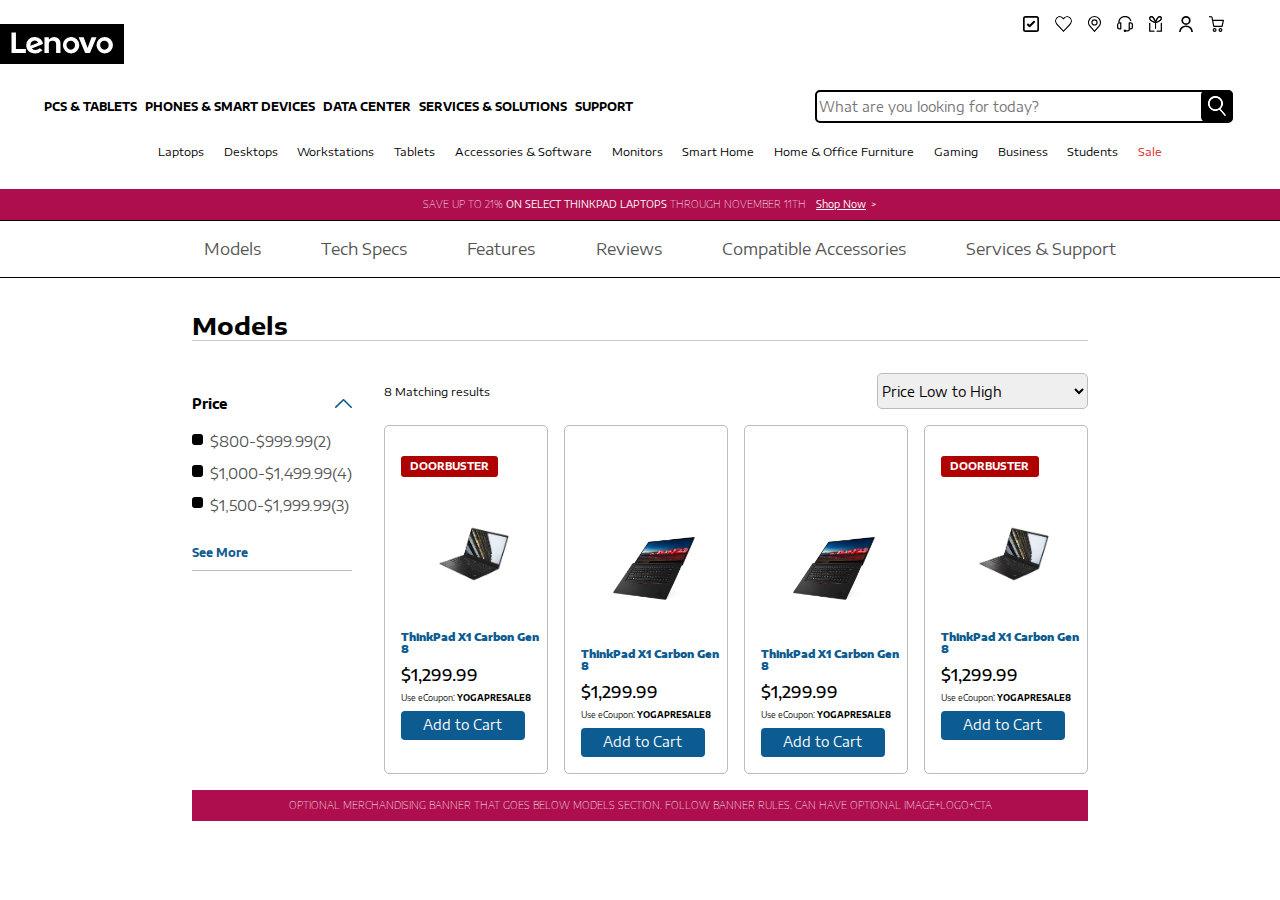
<file: LenovoChallenge/LP/index.html>
<!DOCTYPE html>
<html>

<head>
    <link rel="stylesheet" href="./index.css" />
    <meta charset="UTF-8" />
    <meta http-equiv="X-UA-Compatible" content="IE=edge" />
    <meta name="viewport" content="width=device-width" />
    <meta name="keywords" content="lenovo" />
    <title>Lenovo</title>
    <script defer src="./index.js"></script>
</head>

<body>

    <header class="line1">
        <figure><img src="./utils/logo.svg" alt="lenovo" /></figure>
        <ul class="icons">
            <li><img src="./utils/compare.svg" alt="compare" /></li>
            <li><img src="./utils/icon-wishlist-empty.svg" alt="whishlist" /></li>
            <li><img src="./utils/icon-store-locator.svg" alt="location" /></li>
            <li><img src="./utils/icon-contact-info.svg" alt="contact_us" /></li>
            <li><img src="./utils/lenovo rewards.svg" alt="rewards" /></li>
            <li><img src="./utils/icon-user-profile.svg" alt="profile" /></li>
            <li><img src="./utils/icon-cart.svg" alt="shop" /></li>
        </ul>
    </header>

    <nav class="line2">
        <div class="contOpc2">
            <ul class="opc2">
                <li>PCS & TABLETS</li>
                <li>PHONES & SMART DEVICES</li>
                <li>DATA CENTER</li>
                <li>SERVICES & SOLUTIONS</li>
                <li>SUPPORT</li>
            </ul>
        </div>

        <div class="panel">
            <ul class="panelContent">
                <div class="sections">
                    <li>Laptops</li>
                    <li>Desktops</li>
                    <li>Workstations</li>
                    <li>Tablets</li>
                    <li>Accessories & Software</li>
                    <li>Monitors</li>

                </div>
                <div class="sections">

                    <li>Smart Home</li>
                    <li>Home & Office Furniture</li>
                    <li>Gaming</li>
                    <li>Business</li>
                    <li>Students</li>
                    <li style="color: #e02020">Sale</li>
                </div>
            </ul>
        </div>
        <div class="contSearch">
            <input class="searchInput" placeholder="What are you looking for today?" />
            <div class="searchIco"><img src="./utils/search.svg" /></div>
        </div>
    </nav>

    <section class="line3">
        <ul class="opc3">
            <li>Laptops</li>
            <li>Desktops</li>
            <li>Workstations</li>
            <li>Tablets</li>
            <li>Accessories & Software</li>
            <li>Monitors</li>
            <li>Smart Home</li>
            <li>Home & Office Furniture</li>
            <li>Gaming</li>
            <li>Business</li>
            <li>Students</li>
            <li style="color: #e02020">Sale</li>
        </ul>
    </section>

    <div class="banner">
        <span class="bannerInfo">SAVE UP TO 21% <b>ON SELECT THINKPAD LAPTOPS</b> THROUGH NOVEMBER 11TH
        </span>
        <span class="shop"> Shop Now</span><span>></span>
    </div>

    <section class="products">
        <ul>
            <li>Models</li>
            <li>Tech Specs</li>
            <li>Features</li>
            <li>Reviews</li>
            <li>Compatible Accessories</li>
            <li>Services & Support</li>
        </ul>
    </section>

    <section class="container">
        <div class="contProduct">
            <h3 class="models">Models</h3>
            <div class="panel2">
                <ul class="panel2Content">
                    <li>Models</li>
                    <li>Tech Specs</li>
                    <li>Features</li>
                    <li>Reviews</li>
                    <li>Compatible Accessories</li>
                    <li>Services & Support</li>
                </ul>
            </div>
            <div class="box">
                <aside class="left-box">
                    <div class="price">
                        <h5 style="font-weight: bold">Price</h5>
                        <img src="./utils/icon-arrow-up.svg" alt="">

                    </div>

                    <div class="opcPrice">
                        <div>
                            <span>
                                <div class="checkbox"></div>
                            </span>
                            <br />
                            <span>
                                <div class="checkbox"></div>
                            </span>
                            <br />
                            <span>
                                <div class="checkbox"></div>
                            </span>
                        </div>

                        <div class="listPrice">
                            <span>$800-$999.99(2)</span>
                            <br />
                            <span>$1,000-$1,499.99(4)</span>
                            <br />
                            <span>$1,500-$1,999.99(3)</span>
                        </div>
                    </div>
                    <br />
                    <h6 class="see">See More</h6>
                </aside>
                <section class="right-box">
                    <div class="top">
                        <p class="match">8 Matching results</p>
                        <select class="select">
                            <option>Price Low to High</option>
                            <option>Price High to Low</option>
                        </select>
                    </div>
                    <section class="cards">
                        <article class="card">
                            <h4 class="doorbuster">DOORBUSTER</h4>
                            <figure class="contImg">
                                <img class="imgCard" src="./utils/x1carb-8th@2x.png" alt="thinkpad" />
                            </figure>
                            <div class="content">
                                <p class="prodName">ThinkPad X1 Carbon Gen 8</p>
                                <span style="font-weight:    500;">$1,299.99</span>
                                <br />
                                <p class="ecoupon">Use eCoupon: <b>YOGAPRESALE8</b></p>
                            </div>
                            <button class="addCart">Add to Cart</button>
                        </article>
                        <article class="card">
                            <h4 class="hidden">DOORBUSTER</h4>
                            <figure class="contImg">
                                <img class="imgCard" src="./utils/lenovo-laptop-thinkpad-x1-extreme-2nd-gen-hero@2x.png"
                                    alt="thinkpad" />
                            </figure>
                            <div class="content">
                                <p class="prodName">ThinkPad X1 Carbon Gen 8</p>
                                <span style="font-weight:    500;">$1,299.99</span>
                                <br />
                                <p class="ecoupon">Use eCoupon: <b>YOGAPRESALE8</b></p>
                            </div>
                            <button class="addCart">Add to Cart</button>
                        </article>
                        <article class="card">
                            <h4 class="hidden">DOORBUSTER</h4>
                            <figure class="contImg">
                                <img class="imgCard" src="./utils/lenovo-laptop-thinkpad-x1-extreme-2nd-gen-hero@2x.png"
                                    alt="thinkpad" />
                            </figure>
                            <div class="content">
                                <p class="prodName">ThinkPad X1 Carbon Gen 8</p>
                                <span style="font-weight:    500;">$1,299.99</span>
                                <br />
                                <p class="ecoupon">Use eCoupon: <b>YOGAPRESALE8</b></p>
                            </div>
                            <button class="addCart">Add to Cart</button>
                        </article>
                        <article class="card">
                            <h4 class="doorbuster">DOORBUSTER</h4>
                            <figure class="contImg">
                                <img class="imgCard" src="./utils/x1carb-8th@2x.png" alt="thinkpad" />
                            </figure>
                            <div class="content">
                                <p class="prodName">ThinkPad X1 Carbon Gen 8</p>
                                <span style="font-weight:   500;">$1,299.99</span>
                                <br />
                                <p class="ecoupon">Use eCoupon: <b>YOGAPRESALE8</b></p>
                            </div>
                            <button class="addCart">Add to Cart</button>
                        </article>
                    </section>
                </section>
            </div>
            <div class="banner2">
                <span class="banner2Info">
                    OPTIONAL MERCHANDISING BANNER THAT GOES BELOW MODELS SECTION. FOLLOW
                    BANNER RULES. CAN HAVE OPTIONAL IMAGE+LOGO+CTA

                </span>
            </div>
        </div>
    </section>


</body>

</html>
</file>
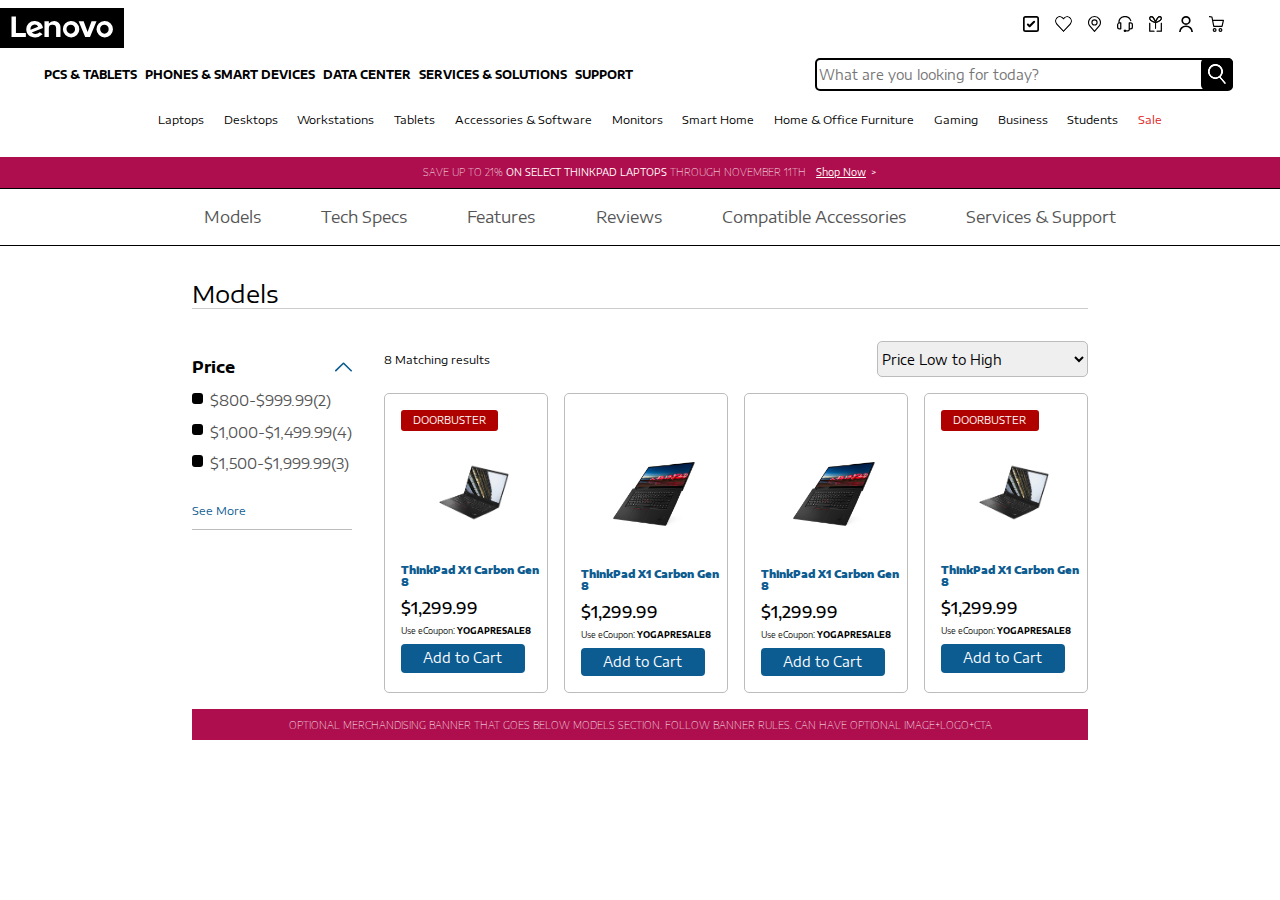
<file: LenovoChallenges/LP/index.html>
<!DOCTYPE html>
<html>

<head>
    <link rel="stylesheet" href="./index.css" />
    <meta charset="UTF-8" />
    <meta http-equiv="X-UA-Compatible" content="IE=edge" />
    <meta name="viewport" content="width=device-width" />
    <meta name="keywords" content="lenovo" />
    <title>Lenovo</title>
    <script defer src="./index.js"></script>
</head>

<body>

    <div class="line1">
        <label><img src="./utils/logo.svg" alt="lenovo" /></label>
        <ul class="icons">
            <li><img src="./utils/compare.svg" alt="compare" /></li>
            <li><img src="./utils/icon-wishlist-empty.svg" alt="whishlist" /></li>
            <li><img src="./utils/icon-store-locator.svg" alt="location" /></li>
            <li><img src="./utils/icon-contact-info.svg" alt="contact_us" /></li>
            <li><img src="./utils/lenovo rewards.svg" alt="rewards" /></li>
            <li><img src="./utils/icon-user-profile.svg" alt="profile" /></li>
            <li><img src="./utils/icon-cart.svg" alt="shop" /></li>
        </ul>
    </div>
    <nav class="line2">
        <div class="contOpc2">
            <ul class="opc2">
                <li>PCS & TABLETS</li>
                <li>PHONES & SMART DEVICES</li>
                <li>DATA CENTER</li>
                <li>SERVICES & SOLUTIONS</li>
                <li>SUPPORT</li>
            </ul>
        </div>

        <div class="panel">
            <ul class="panelContent">
                <div class="sections">
                    <li>Laptops</li>
                    <li>Desktops</li>
                    <li>Workstations</li>
                    <li>Tablets</li>
                    <li>Accessories & Software</li>
                    <li>Monitors</li>

                </div>
                <div class="sections">

                    <li>Smart Home</li>
                    <li>Home & Office Furniture</li>
                    <li>Gaming</li>
                    <li>Business</li>
                    <li>Students</li>
                    <li style="color: #e02020">Sale</li>
                </div>
            </ul>

        </div>
        <div class="contSearch">
            <input class="searchInput" placeholder="What are you looking for today?" />
            <div class="searchIco"><img src="./utils/search.svg" /></div>
        </div>
    </nav>
    <div class="line3">
        <ul class="opc3">
            <li>Laptops</li>
            <li>Desktops</li>
            <li>Workstations</li>
            <li>Tablets</li>
            <li>Accessories & Software</li>
            <li>Monitors</li>
            <li>Smart Home</li>
            <li>Home & Office Furniture</li>
            <li>Gaming</li>
            <li>Business</li>
            <li>Students</li>
            <li style="color: #e02020">Sale</li>
        </ul>
    </div>


    <div class="banner">
        <span class="bannerInfo">SAVE UP TO 21% <b>ON SELECT THINKPAD LAPTOPS</b> THROUGH NOVEMBER 11TH
        </span>
        <span class="shop"> Shop Now</span><span>></span>
    </div>

    <div class="products">
        <ul>
            <li>Models</li>
            <li>Tech Specs</li>
            <li>Features</li>
            <li>Reviews</li>
            <li>Compatible Accessories</li>
            <li>Services & Support</li>
        </ul>
    </div>
    <div class="container">
        <div class="contProduct">
            <div class="models">Models</div>
            <div class="panel2">
                <ul class="panel2Content">
                    <li>Models</li>
                    <li>Tech Specs</li>
                    <li>Features</li>
                    <li>Reviews</li>
                    <li>Compatible Accessories</li>
                    <li>Services & Support</li>
                </ul>
            </div>
            <div class="box">
                <div class="left-box">
                    <div class="price">
                        <p style="font-weight: bold">Price</p>
                        <img src="./utils/icon-arrow-up.svg" alt="">

                    </div>

                    <div class="opcPrice">
                        <div>
                            <span>
                                <div class="checkbox"></div>
                            </span>
                            <br />
                            <span>
                                <div class="checkbox"></div>
                            </span>
                            <br />
                            <span>
                                <div class="checkbox"></div>
                            </span>
                        </div>

                        <div class="listPrice">
                            <span>$800-$999.99(2)</span>
                            <br />
                            <span>$1,000-$1,499.99(4)</span>
                            <br />
                            <span>$1,500-$1,999.99(3)</span>
                        </div>
                    </div>
                    <br />
                    <div class="see">See More</div>
                </div>
                <div class="right-box">
                    <div class="top">
                        <p class="match">8 Matching results</p>
                        <select class="select">
                            <option>Price Low to High</option>
                            <option>Price High to Low</option>
                        </select>
                    </div>
                    <div class="cards">
                        <div class="card">
                            <div class="doorbuster">DOORBUSTER</div>
                            <div class="contImg">
                                <img class="imgCard" src="./utils/x1carb-8th@2x.png" alt="thinkpad" />
                            </div>
                            <div class="content">
                                <p class="prodName">ThinkPad X1 Carbon Gen 8</p>
                                <span style="font-weight:    500;">$1,299.99</span>
                                <br />
                                <p class="ecoupon">Use eCoupon: <b>YOGAPRESALE8</b></p>
                            </div>
                            <button class="addCart">Add to Cart</button>
                        </div>
                        <div class="card">
                            <div class="hidden">DOORBUSTER</div>
                            <div class="contImg">
                                <img class="imgCard" src="./utils/lenovo-laptop-thinkpad-x1-extreme-2nd-gen-hero@2x.png"
                                    alt="thinkpad" />
                            </div>
                            <div class="content">
                                <p class="prodName">ThinkPad X1 Carbon Gen 8</p>
                                <span style="font-weight:    500;">$1,299.99</span>
                                <br />
                                <p class="ecoupon">Use eCoupon: <b>YOGAPRESALE8</b></p>
                            </div>
                            <button class="addCart">Add to Cart</button>
                        </div>
                        <div class="card">
                            <div class="hidden">DOORBUSTER</div>
                            <div class="contImg">
                                <img class="imgCard" src="./utils/lenovo-laptop-thinkpad-x1-extreme-2nd-gen-hero@2x.png"
                                    alt="thinkpad" />
                            </div>
                            <div class="content">
                                <p class="prodName">ThinkPad X1 Carbon Gen 8</p>
                                <span style="font-weight:    500;">$1,299.99</span>
                                <br />
                                <p class="ecoupon">Use eCoupon: <b>YOGAPRESALE8</b></p>
                            </div>
                            <button class="addCart">Add to Cart</button>
                        </div>
                        <div class="card">
                            <div class="doorbuster">DOORBUSTER</div>
                            <div class="contImg">
                                <img class="imgCard" src="./utils/x1carb-8th@2x.png" alt="thinkpad" />
                            </div>
                            <div class="content">
                                <p class="prodName">ThinkPad X1 Carbon Gen 8</p>
                                <span style="font-weight:   500;">$1,299.99</span>
                                <br />
                                <p class="ecoupon">Use eCoupon: <b>YOGAPRESALE8</b></p>
                            </div>
                            <button class="addCart">Add to Cart</button>
                        </div>
                    </div>
                </div>
            </div>
            <div class="footer">
                <span class="footerInfo">
                    OPTIONAL MERCHANDISING BANNER THAT GOES BELOW MODELS SECTION. FOLLOW
                    BANNER RULES. CAN HAVE OPTIONAL IMAGE+LOGO+CTA

                </span>
            </div>
        </div>
    </div>


</body>

</html>
</file>
<file: LenovoChallenge/LP/index.css>
@import url("https://fonts.googleapis.com/css2?family=Encode+Sans+Expanded:wght@400;700&display=swap");

* {
    margin-left: 0;
    margin-right: 0;
    font-family: "Encode Sans Expanded", sans-serif;
}

* li {
    list-style: none;
    margin: 4px;
}

.line1 {
    display: flex;
    width: 100%;
    justify-content: space-between;
}

.icons {
    display: flex;
    margin: 0 3em 0 3em;
    cursor: pointer;
}

.icons li {
    margin: 0.5em;
}

.line2 {
    display: flex;
    width: 100%;
    justify-content: space-between;
    align-content: center;
}

.contOpc2 {
    width: 60%;
}

.opc2 {
    display: flex;
    font-size: 0.7em;
    font-family: "Lato-Black";
    font-weight: bold;
}

.contSearch {
    width: 40%;
    display: flex;
    align-items: center;
    justify-content: center;
}

.searchInput {
    width: 80%;
    height: 2em;
    border-radius: 5px;
    border: 2px solid black;
    overflow: hidden;
}

.searchIco {
    background-color: black;
    width: 2rem;
    height: 2rem;
    display: flex;
    justify-content: center;
    align-content: center;
    margin-left: -2rem;
    border-radius: 5px;
    cursor: pointer;
}

.searchIco img {
    padding: 6px;
}

.line3 {
    display: flex;
    width: 100%;
    justify-content: center;
    align-content: center;
}

.opc3 {
    display: flex;
    justify-content: space-around;
    align-content: center;
    width: 80%;
    font-size: 0.7em;
    cursor: pointer;
}

.banner {
    width: 100vw;
    padding: 1em;
    margin-top: 1rem;
    display: flex;
    justify-content: center;
    align-items: center;
    text-align: center;
    background: #af0e4e 0% 0% no-repeat padding-box;
    color: #ffffff;
    border-bottom: 1.5px solid black;
    font-size: 0.6em;
}

.bannerInfo {
    font-weight: lighter;
}

.shop {
    margin-left: 1em;
    text-decoration: underline;
    margin-right: 0.5em;
}

.shop:hover {
    cursor: pointer;
}

.products {
    display: flex;
    justify-content: center;
    width: 100%;
    border-bottom: 1px solid black;
    font-size: 1em;
    line-height: 1.5;
    color: #555555;
}

.products ul {
    display: flex;
    width: 80%;
    justify-content: space-evenly;
    align-content: center;
}

.products ul li {
    line-height: 1;
    cursor: pointer;
    transition-duration: 1s;
}

.products ul li:hover {
    cursor: pointer;
    color: black;
}

.container {
    width: 100%;
    display: flex;
    justify-content: center;
}

.contProduct {
    margin-top: 2em;
    width: 70%;
    display: flex;
    flex-direction: column;
    justify-content: center;
}

.models {
    margin: auto;
    justify-self: center;
    width: 100%;
    font-size: 1.5em;
    border-bottom: 1px solid #cccccc;
    display: flex;
    justify-content: space-between;
}

.box {
    display: flex;
    align-content: center;
    justify-content: space-between;
    width: 100%;
    margin-top: 2em;
}

.left-box {
    padding-right: 1em;
}

.price {
    display: flex;
    justify-content: space-between;
}

.opcPrice {
    display: flex;
}

.checkbox {
    margin-left: 0;
    margin-right: 0.4rem;
    width: 0.7em;
    height: 0.7em;
    background-color: black;
    padding: 0%;
    border-radius: 3px;
}

.listPrice {
    display: flex;
    justify-content: start;
    flex-direction: column;
    line-height: 1.1;
    color: #555555;
    font-size: 0.9em;
}

.see {
    margin-top: 1em;
    font-size: 0.7em;
    color: #0d5c91;
    width: 100%;
    padding-bottom: 1em;
    border-bottom: 1px solid #bcbcbc;
    cursor: pointer;
}

.right-box {
    width: 80%;
    height: 100%;
    margin-left: 1em;
}

.top {
    display: flex;
    justify-content: space-between;
}

.match {
    font-size: 0.7em;
}

.select {
    border-radius: 5px;
    border: 1px solid #bcbcbc;
    width: 30%;
}

.cards {
    margin-top: 1rem;

    display: grid;
    grid-template-columns: repeat(auto-fill, minmax(150px, 1fr));
    gap: 1em;
}

.card {
    padding-top: 1em;
    padding: 1em 0 1em 1em;
    border: 1px solid #bcbcbc;
    border-radius: 5px;
}

.doorbuster {
    background-color: #af0200;
    color: #ffffff;
    line-height: 1.1;
    padding: 0.5em;
    border-radius: 3px;
    font-size: 10px;
    width: 60%;
    display: flex;
    justify-content: center;
}

.hidden {
    visibility: hidden;
}

.contImg {
    padding: 2em;
    display: flex;
    justify-content: center;
    align-content: center;
}

.imgCard {
    height: 100%;
    width: 100%;
    object-fit: cover;
}

.prodName {
    font-size: 10px;
    color: #0d5c91;
    font-weight: 900;
}

.ecoupon {
    font-size: 0.5em;
}

.addCart {
    width: 85%;
    line-height: 2;
    background-color: #0d5c91;
    color: #ffffff;
    border: none;
    border-radius: 4px;
    cursor: pointer;
}

.addCart:hover {
    background-color: #0d5c91d5;
}

.banner2 {
    padding: 1em;
    margin-top: 1rem;
    display: flex;
    justify-content: center;
    align-items: center;
    text-align: center;
    background: #af0e4e 0% 0% no-repeat padding-box;
    color: #ffffff;
    font-size: 0.6em;
}

.banner2Info {
    font-weight: lighter;
}

.panelIco {
    width: 1em;
    height: 1em;
    color: grey;
    margin: auto;
    margin-bottom: 1em;
}

.ampliarIco {
    width: 1em;
    height: 1em;
    color: grey;
}

.panel {
    display: none;
    left: 0;
    height: 17%;
    width: 100%;
    transition: all 0.2s linear;
    margin: 0;
    margin-top: 10em;
    position: fixed;
    padding: 0.6em;
    padding-bottom: 0.5em;
    background-color: #ffffff;
}

.panelContent {
    margin: 0;
    display: flex;
    flex-direction: column;
    justify-content: start;
    width: 100%;
    height: 100%;
}

.sections {
    width: 100%;
    display: flex;
    flex-direction: row;
    justify-content: center;
    margin-left: -2em;
}

.sections li {
    cursor: pointer;
    font-size: 0.6em;
    margin-left: 0;
    margin: 0.4em;
    margin-bottom: 0.6em;
}

.sections li:hover {
    text-decoration: underline;
}

.panel2 {
    display: none;

    transition: all 0.2s linear;
    width: 100%;
}

.panel2Content {
    display: flex;
    flex-direction: column;
    color: #555555;
    margin-right: 0;
    font-size: 00.7em;
}

.panel2Content li {
    margin-bottom: 0.4em;
    cursor: pointer;
}

.panel2Content li:hover {
    text-decoration: underline;
}

.show {
    display: flex;
}

@media screen and (min-width: 750px) {
    .panelIco {
        display: none;
    }

    .ampliarIco {
        display: none;
    }



}


@media screen and (min-width: 320px) and (max-width: 1024px) {
    .line2 {
        flex-direction: column;
        justify-content: center;
    }

    .contOpc2 {
        width: 100%;
        display: flex;
        justify-content: center;
    }

    .contSearch {
        width: 100vw;
        display: flex;
        justify-content: center;
    }

    .searchInput {
        width: 90%;
    }
}

@media screen and (min-width: 750px) and (max-width: 965px) {
    .opc3 {
        font-size: 0.5em;
    }

    .select {
        width: 50%;
    }
}

@media screen and (min-width: 750px) and (max-width: 840px) {
    .products ul li {
        font-size: 0.7em;
    }
}

@media screen and (min-width: 320px) and (max-width: 750px) {
    .line3 {
        display: none;
    }

    .products {
        display: none;
    }

    .match {
        font-size: 0.3em;
    }

    .select {
        width: 90%;
    }

    .icons {
        display: flex;
        margin: 0;
    }

    .box {
        width: 100%;
    }
}

@media screen and (min-width: 320px) and (max-width: 440px) {
    .opc2 {
        font-size: 0.4em;
    }

    .left-box {
        width: 30%;
    }

    .checkbox {
        width: 0.4em;
        height: 0.4em;
        border-radius: 1px;
    }

 
    .listPrice {
        font-size: 0.5em;
        line-height: 1.6;
    }

    .icons {
        font-size: 00.6em;
    }
}
</file>
<file: LenovoChallenges/LP/index.css>
@import url("https://fonts.googleapis.com/css2?family=Encode+Sans+Expanded:wght@400;700&display=swap");

* {
    margin-left: 0;
    margin-right: 0;
    font-family: "Encode Sans Expanded", sans-serif;
}

* li {
    list-style: none;
    margin: 4px;
}

.line1 {
    display: flex;
    width: 100%;
    justify-content: space-between;
}

.icons {
    display: flex;
    margin: 0 3em 0 3em;
    cursor: pointer;
}

.icons li {
    margin: 0.5em;
}

.line2 {
    display: flex;
    width: 100%;
    justify-content: space-between;
    align-content: center;
}

.contOpc2 {
    width: 60%;
}

.opc2 {
    display: flex;
    font-size: 0.7em;
    font-family: "Lato-Black";
    font-weight: bold;
}

.contSearch {
    width: 40%;
    display: flex;
    align-items: center;
    justify-content: center;
}

.searchInput {
    width: 80%;
    height: 2em;
    border-radius: 5px;
    border: 2px solid black;
    overflow: hidden;
}

.searchIco {
    background-color: black;
    width: 2rem;
    height: 2rem;
    display: flex;
    justify-content: center;
    align-content: center;
    margin-left: -2rem;
    border-radius: 5px;
    cursor: pointer;
}

.searchIco img {
    padding: 6px;
}

.line3 {
    display: flex;
    width: 100%;
    justify-content: center;
    align-content: center;
}

.opc3 {
    display: flex;
    justify-content: space-around;
    align-content: center;
    width: 80%;
    font-size: 0.7em;
    cursor: pointer;
}

.banner {
    width: 100vw;
    padding: 1em;
    margin-top: 1rem;
    display: flex;
    justify-content: center;
    align-items: center;
    text-align: center;
    background: #af0e4e 0% 0% no-repeat padding-box;
    color: #ffffff;
    border-bottom: 1.5px solid black;
    font-size: 0.6em;
}

.bannerInfo {
    font-weight: lighter;
}

.shop {
    margin-left: 1em;
    text-decoration: underline;
    margin-right: 0.5em;
}

.shop:hover {
    cursor: pointer;
}

.products {
    display: flex;
    justify-content: center;
    width: 100%;
    border-bottom: 1px solid black;
    font-size: 1em;
    line-height: 1.5;
    color: #555555;
}

.products ul {
    display: flex;
    width: 80%;
    justify-content: space-evenly;
    align-content: center;
}

.products ul li {
    line-height: 1;
    cursor: pointer;
    transition-duration: 1s;
}

.products ul li:hover {
    cursor: pointer;
    color: black;
}

.container {
    width: 100%;
    display: flex;
    justify-content: center;
}

.contProduct {
    margin-top: 2em;
    width: 70%;
    display: flex;
    flex-direction: column;
    justify-content: center;
}

.models {
    margin: auto;
    justify-self: center;
    width: 100%;
    font-size: 1.5em;
    border-bottom: 1px solid #cccccc;
    display: flex;
    justify-content: space-between;
}

.box {
    display: flex;
    align-content: center;
    justify-content: space-between;
    width: 100%;
    margin-top: 2em;
}

.left-box {
    padding-right: 1em;
}

.price {
    display: flex;
    justify-content: space-between;
}

.opcPrice {
    display: flex;
}

.checkbox {
    margin-left: 0;
    margin-right: 0.4rem;
    width: 0.7em;
    height: 0.7em;
    background-color: black;
    padding: 0%;
    border-radius: 3px;
}

.listPrice {
    display: flex;
    justify-content: start;
    flex-direction: column;
    line-height: 1.1;
    color: #555555;
    font-size: 0.9em;
}

.see {
    margin-top: 1em;
    font-size: 0.7em;
    color: #0d5c91;
    width: 100%;
    padding-bottom: 1em;
    border-bottom: 1px solid #bcbcbc;
    cursor: pointer;
}

.right-box {
    width: 80%;
    height: 100%;
    margin-left: 1em;
}

.top {
    display: flex;
    justify-content: space-between;
}

.match {
    font-size: 0.7em;
}

.select {
    border-radius: 5px;
    border: 1px solid #bcbcbc;
    width: 30%;
}

.cards {
    margin-top: 1rem;

    display: grid;
    grid-template-columns: repeat(auto-fill, minmax(150px, 1fr));
    gap: 1em;
}

.card {
    padding-top: 1em;
    padding: 1em 0 1em 1em;
    border: 1px solid #bcbcbc;
    border-radius: 5px;
}

.doorbuster {
    background-color: #af0200;
    color: #ffffff;
    line-height: 1.1;
    padding: 0.5em;
    border-radius: 3px;
    font-size: 10px;
    width: 60%;
    display: flex;
    justify-content: center;
}

.hidden {
    visibility: hidden;
}

.contImg {
    padding: 2em;
    display: flex;
    justify-content: center;
    align-content: center;
}

.imgCard {
    height: 100%;
    width: 100%;
    object-fit: cover;
}

.prodName {
    font-size: 10px;
    color: #0d5c91;
    font-weight: 900;
}

.ecoupon {
    font-size: 0.5em;
}

.addCart {
    width: 85%;
    line-height: 2;
    background-color: #0d5c91;
    color: #ffffff;
    border: none;
    border-radius: 4px;
    cursor: pointer;
}

.addCart:hover {
    background-color: #0d5c91d5;
}

.footer {
    padding: 1em;
    margin-top: 1rem;
    display: flex;
    justify-content: center;
    align-items: center;
    text-align: center;
    background: #af0e4e 0% 0% no-repeat padding-box;
    color: #ffffff;
    font-size: 0.6em;
}

.footerInfo {
    font-weight: lighter;
}

.panelIco {
    width: 1em;
    height: 1em;
    color: grey;
    margin: auto;
    margin-bottom: 1em;
}

.ampliarIco {
    width: 1em;
    height: 1em;
    color: grey;
}

.panel {
    display: none;
    left: 0;
    height: 17%;
    width: 100%;
    transition: all 0.2s linear;
    margin: 0;
    margin-top: 10em;
    position: fixed;
    padding: 1em;
    padding-bottom: 0.5em;
    background-color: #ffffff;
}

.panelContent {
    margin: 0;
    display: flex;
    flex-direction: column;
    justify-content: start;
    width: 100%;
    height: 100%;
}

.sections {
    width: 100%;
    display: flex;
    flex-direction: row;
    justify-content: center;
    margin-left: -2em;
}

.sections li {
    cursor: pointer;
    font-size: 0.6em;
    margin-left: 0;
    margin: 0.4em;
    margin-bottom: 0.6em;
}

.sections li:hover {
    text-decoration: underline;
}

.panel2 {
    display: none;

    transition: all 0.2s linear;
    width: 100%;
}

.panel2Content {
    display: flex;
    flex-direction: column;
    color: #555555;
    margin-right: 0;
    font-size: 00.7em;
}

.panel2Content li {
    margin-bottom: 0.4em;
    cursor: pointer;
}

.panel2Content li:hover {
    text-decoration: underline;
}

.show {
    display: flex;
}

@media screen and (min-width: 750px) {
    .panelIco {
        display: none;
    }

    .ampliarIco {
        display: none;
    }



}


@media screen and (min-width: 320px) and (max-width: 1024px) {
    .line2 {
        flex-direction: column;
        justify-content: center;
    }

    .contOpc2 {
        width: 100%;
        display: flex;
        justify-content: center;
    }

    .contSearch {
        width: 100vw;
        display: flex;
        justify-content: center;
    }

    .searchInput {
        width: 90%;
    }
}

@media screen and (min-width: 750px) and (max-width: 965px) {
    .opc3 {
        font-size: 0.5em;
    }

    .select {
        width: 50%;
    }
}

@media screen and (min-width: 750px) and (max-width: 840px) {
    .products ul li {
        font-size: 0.7em;
    }
}

@media screen and (min-width: 320px) and (max-width: 750px) {
    .line3 {
        display: none;
    }

    .products {
        display: none;
    }

    .match {
        font-size: 0.3em;
    }

    .select {
        width: 90%;
    }

    .icons {
        display: flex;
        margin: 0;
    }

    .box {
        width: 100%;
    }
}

@media screen and (min-width: 320px) and (max-width: 440px) {
    .opc2 {
        font-size: 0.4em;
    }

    .left-box {
        width: 30%;
    }

    .checkbox {
        margin-left: 0;
        margin-right: 0.4rem;
        width: 0.4em;
        height: 0.4em;
        background-color: black;
        padding: 0%;
        border-radius: 1px;
    }

    .listPrice {
        font-size: 0.5em;
        line-height: 1.6;
    }

    .icons {
        font-size: 00.6em;
    }
}
</file>
